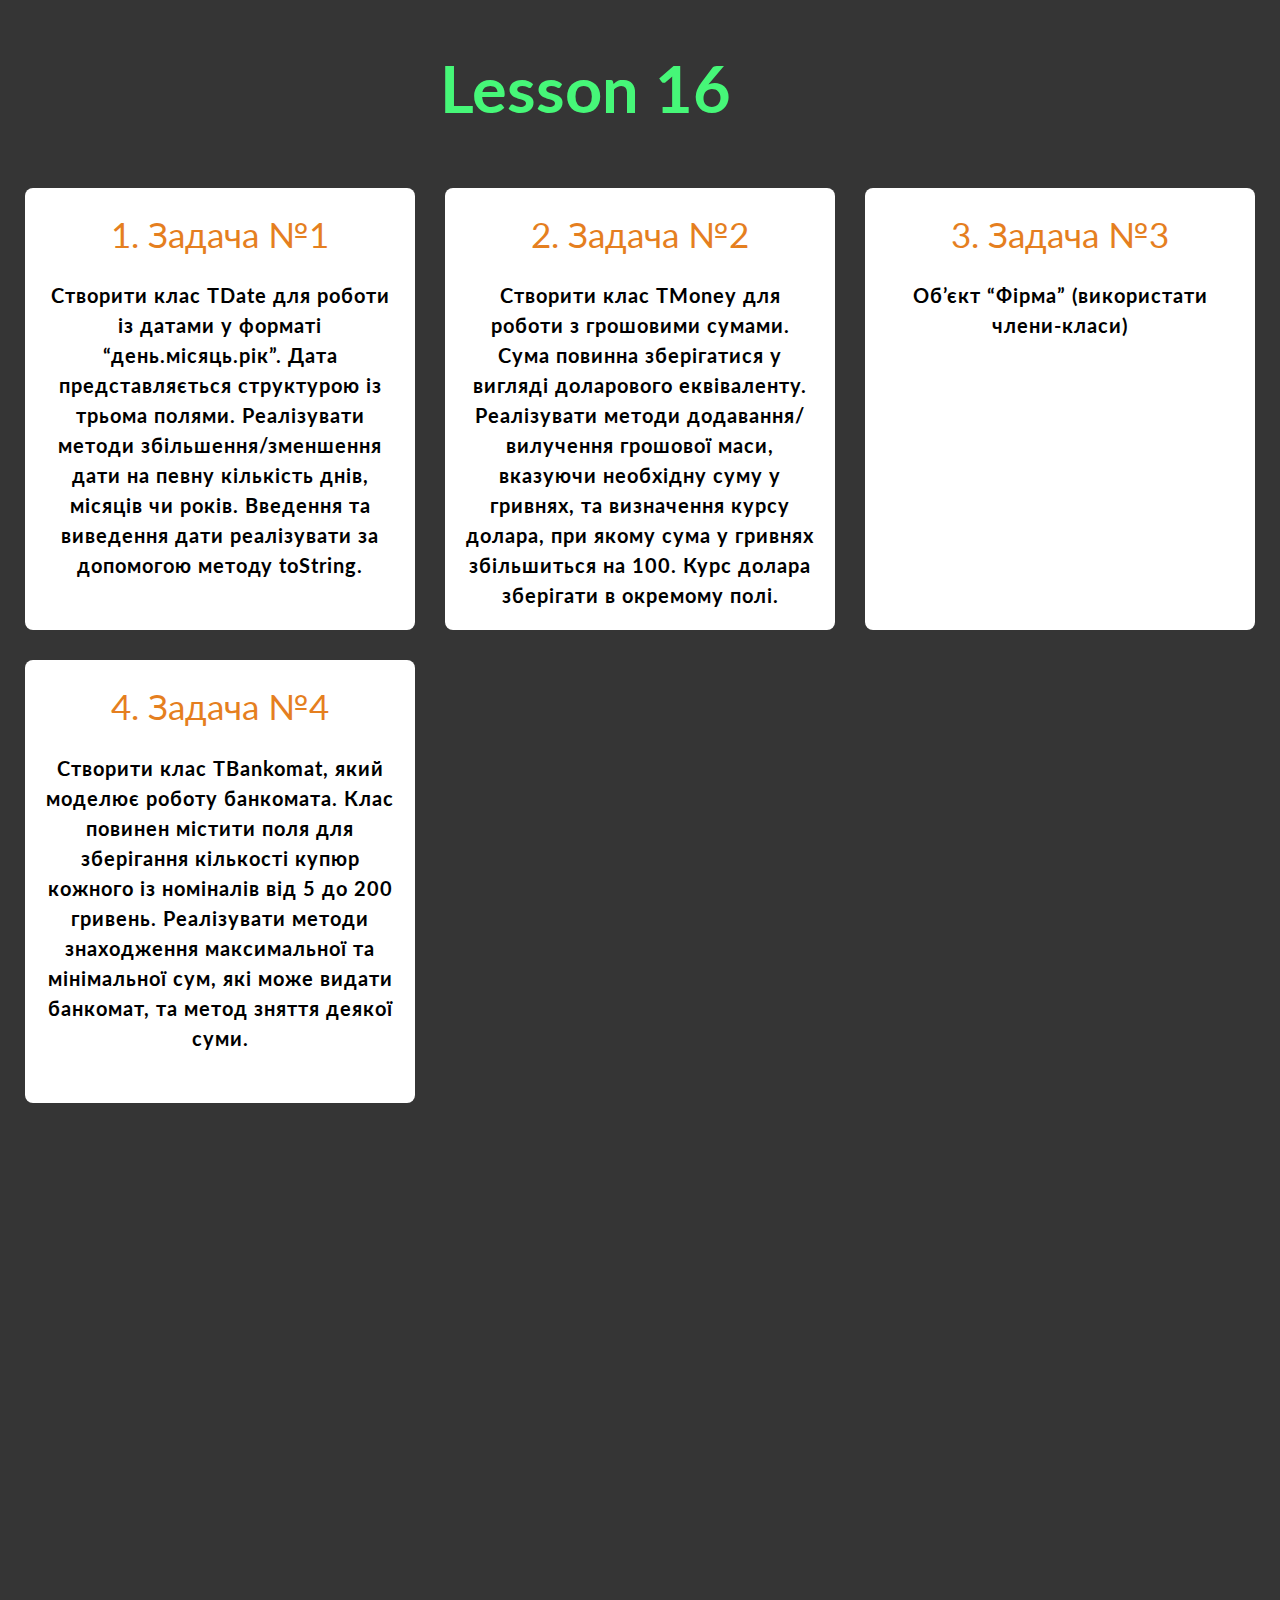
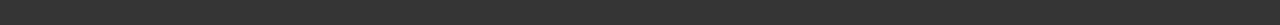
<file: index.html>
<!DOCTYPE html>
<html lang="en">
  <head>
    <meta charset="UTF-8" />
    <meta http-equiv="X-UA-Compatible" content="IE=edge" />
    <meta name="viewport" content="width=device-width, initial-scale=1.0" />
	 <link rel="stylesheet" href="css/null.css">
	 <link rel="stylesheet" href="css/style.css">
    <title>Lesson 16</title>
  </head>
  <body>
    <div class="wrapper">
      <div class="wrapper__container">
        <h1 class="title">Lesson 16</h1>
        <ul class="list">
          <li class="list__item">
            <a href="./task_1/task1.html" class="link"
              >1. Задача №1
              <p class="task">
                Створити клас TDate для роботи із датами у форматі “день.місяць.рік”. Дата представляється структурою із трьома полями. Реалізувати методи збільшення/зменшення дати на певну кількість днів, місяців чи років. Введення та виведення дати реалізувати за допомогою методу  toString.
              </p></a
            >
          </li>
          <li class="list__item">
            <a href="./task_2/task2.html" class="link"
              >2. Задача №2
              <p class="task">
                Створити клас TMoney для роботи з грошовими сумами. Сума повинна зберігатися у вигляді доларового еквіваленту. Реалізувати методи додавання/вилучення грошової маси, вказуючи необхідну суму у гривнях, та визначення курсу долара, при якому сума у гривнях збільшиться на 100. Курс долара зберігати в окремому полі. 
              </p></a
            >
          </li>
          <li class="list__item">
            <a href="./task_3/task3.html" class="link"
              >3. Задача №3
              <p class="task">
                Об’єкт “Фірма” (використати члени-класи)
              </p></a
            >
          </li>
          <li class="list__item">
            <a href="./task_4/task4.html" class="link"
              >4. Задача №4
              <p class="task">
                Створити клас TBankomat, який моделює роботу банкомата. Клас повинен містити поля для зберігання кількості купюр кожного із номіналів від 5 до 200 гривень. Реалізувати методи знаходження максимальної та мінімальної сум, які може видати банкомат, та метод зняття деякої суми.
              </p></a
            >
          </li>
        </ul>
      </div>
    </div>
  </body>
</html>
</file>
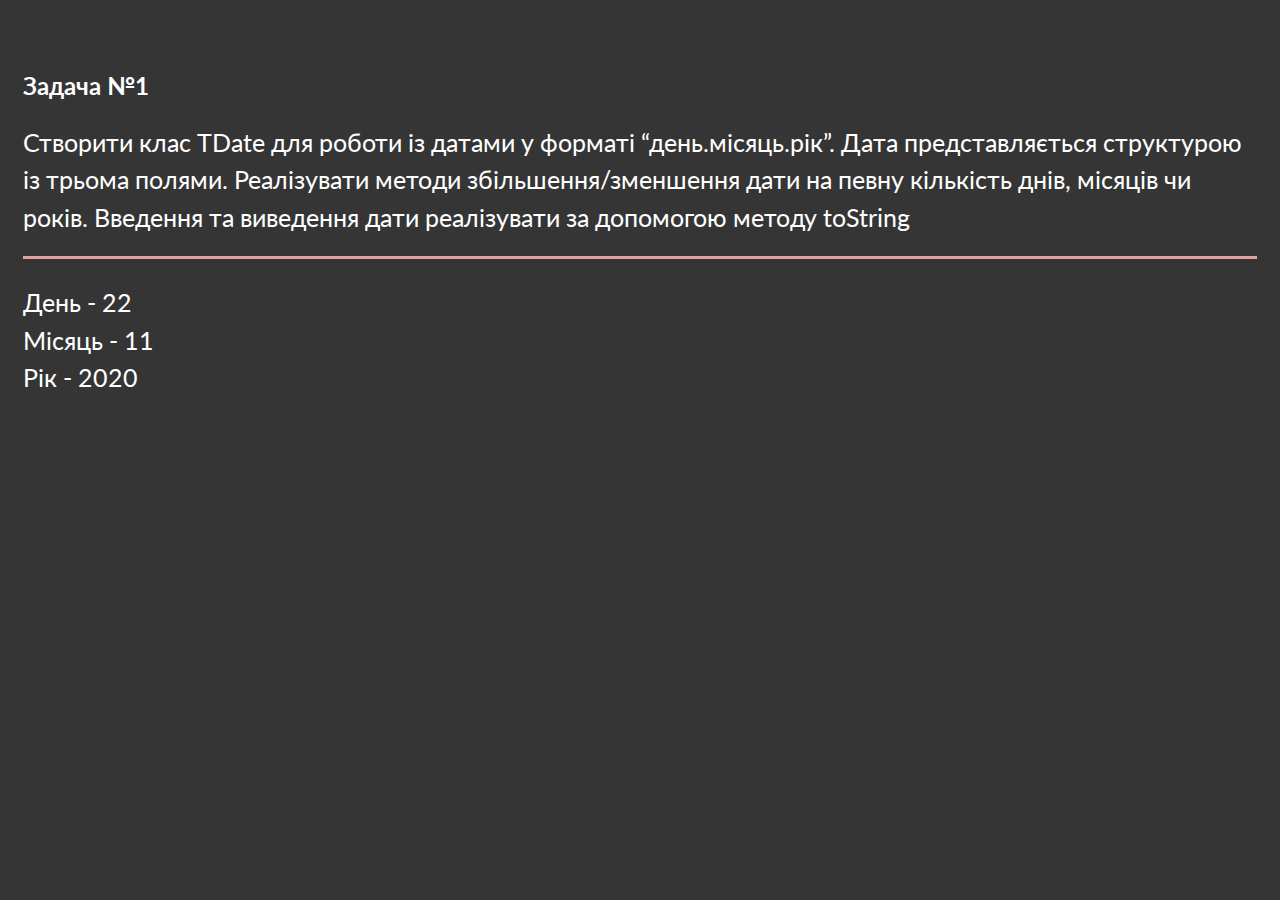
<file: task_1/task1.html>
<!DOCTYPE html>
<html lang="en">
<head>
	<meta charset="UTF-8">
	<meta http-equiv="X-UA-Compatible" content="IE=edge">
	<meta name="viewport" content="width=device-width, initial-scale=1.0">
	<link rel="stylesheet" href="../css/style.css">
	<title>task_1</title>
</head>
<body>
	<main class="page1">
		<div class="page1__container">
			<h2>Задача №1</h2>
			<p class="text">Створити клас TDate для роботи із датами у форматі “день.місяць.рік”. Дата представляється структурою із трьома полями. Реалізувати методи збільшення/зменшення дати на певну кількість днів, місяців чи років. Введення та виведення дати реалізувати за допомогою методу  toString</p>
			<script src="scriprt1.js"></script>
		</div>
	</main>
</body>
</html>
</file>
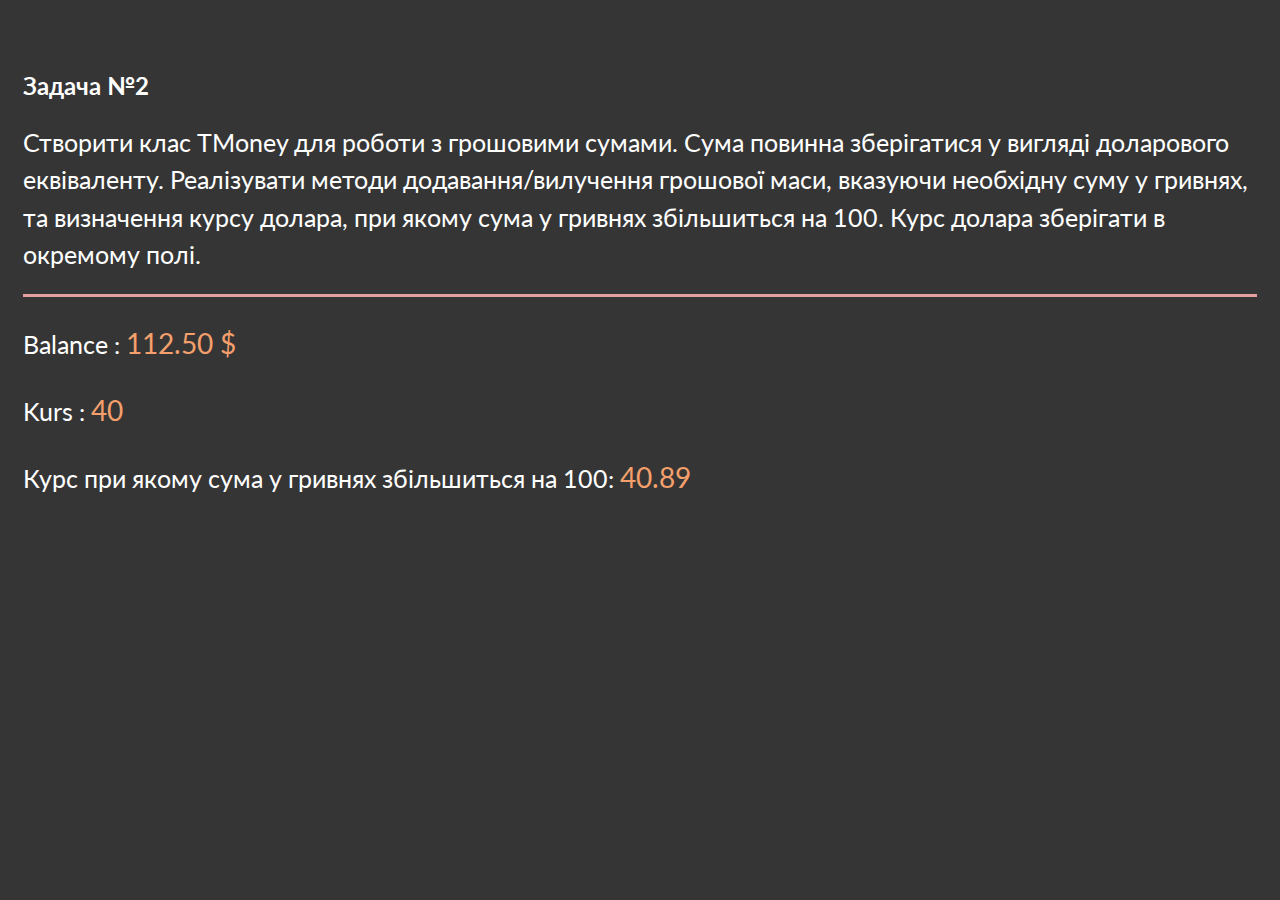
<file: task_2/task2.html>
<!DOCTYPE html>
<html lang="en">
<head>
	<meta charset="UTF-8">
	<meta http-equiv="X-UA-Compatible" content="IE=edge">
	<meta name="viewport" content="width=device-width, initial-scale=1.0">
	<link rel="stylesheet" href="../css/style.css">
	<title>task_2</title>
</head>
<body>
	<main class="page1">
		<div class="page1__container">
			<h2>Задача №2</h2>
			<p class="text"> Створити клас TMoney для роботи з грошовими сумами. Сума повинна зберігатися у вигляді доларового еквіваленту. Реалізувати методи додавання/вилучення грошової маси, вказуючи необхідну суму у гривнях, та визначення курсу долара, при якому сума у гривнях збільшиться на 100. Курс долара зберігати в окремому полі. </p>
			<script src="scriprt2.js"></script>
		</div>
	</main>
</body>
</html>
</file>
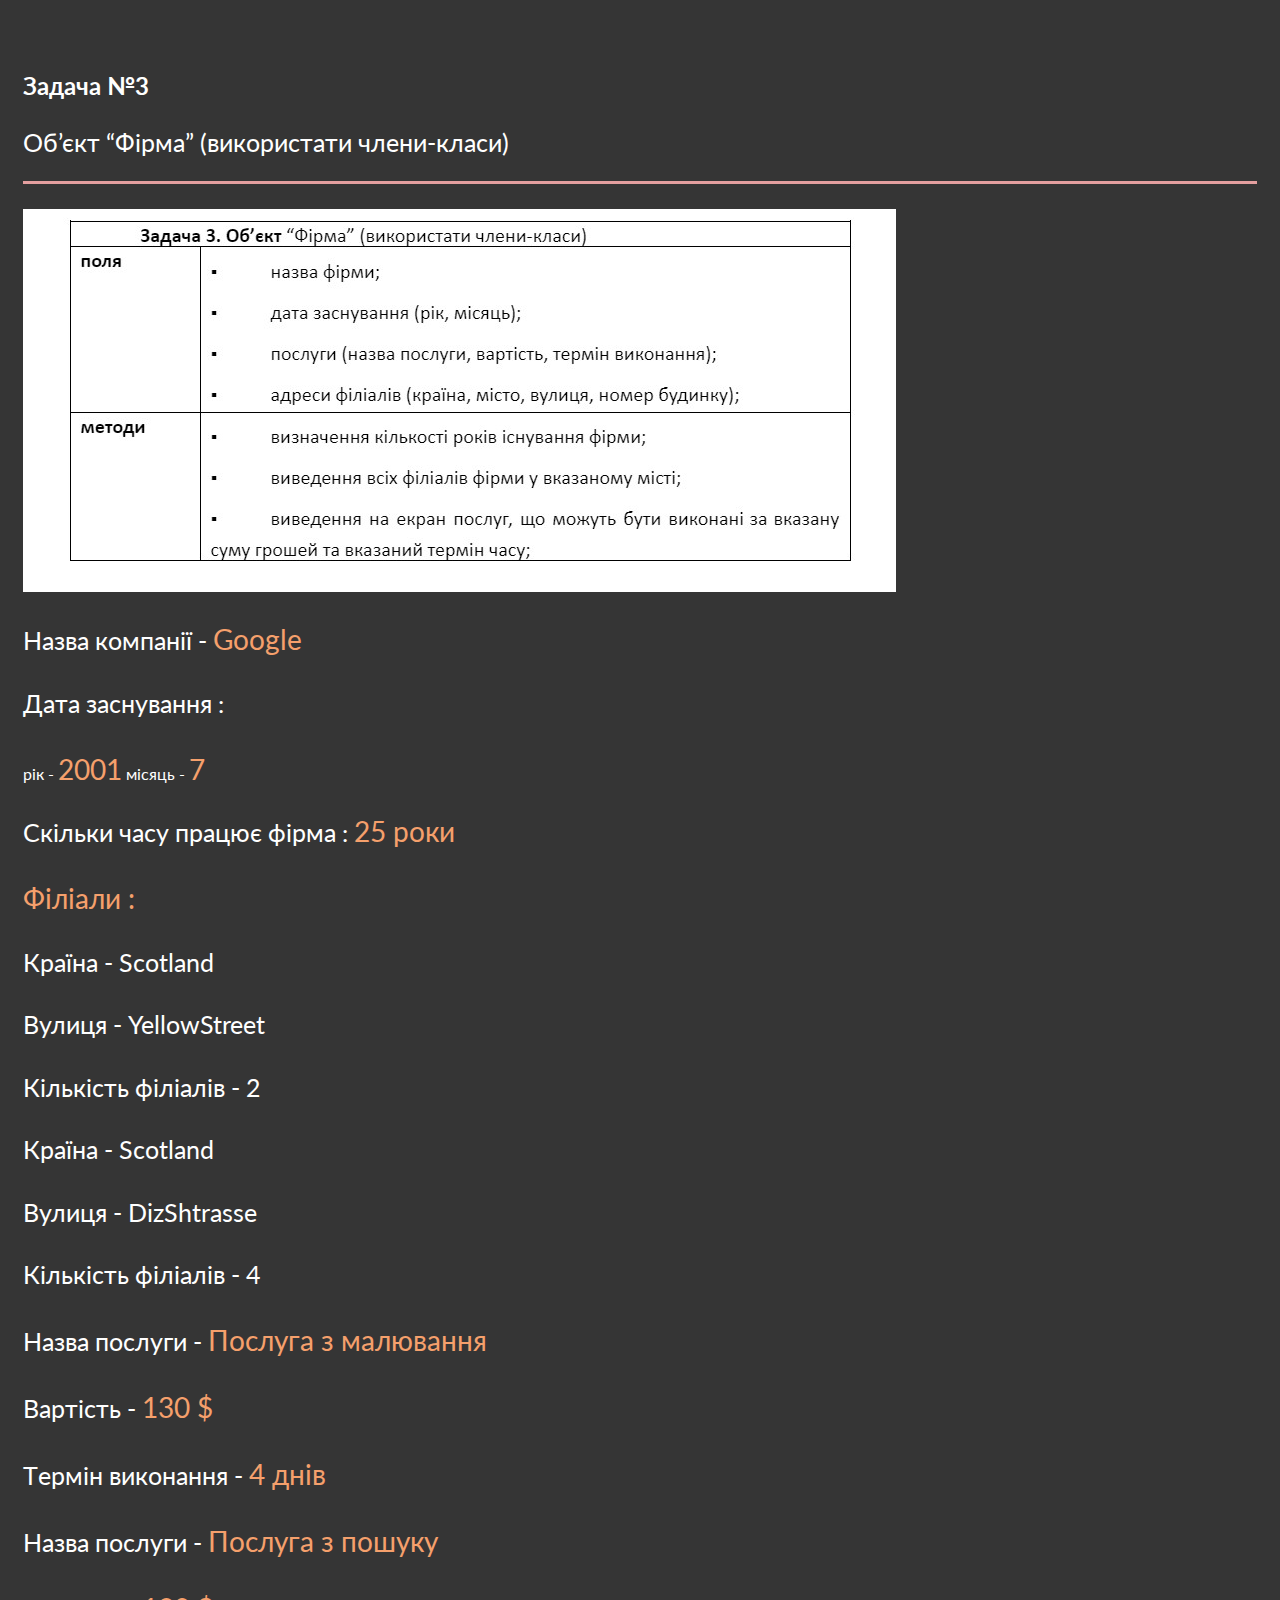
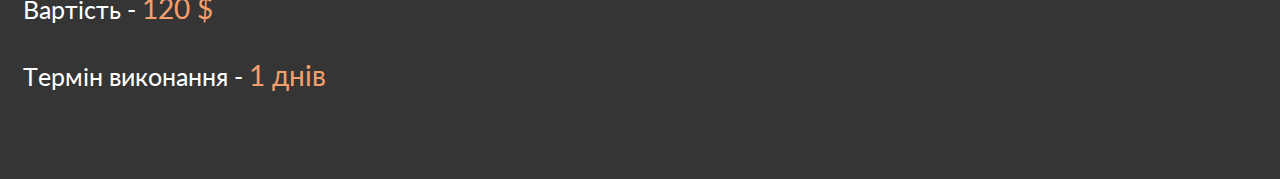
<file: task_3/task3.html>
<!DOCTYPE html>
<html lang="en">
<head>
	<meta charset="UTF-8">
	<meta http-equiv="X-UA-Compatible" content="IE=edge">
	<meta name="viewport" content="width=device-width, initial-scale=1.0">
	<link rel="stylesheet" href="../css/style.css">
	<title>task_3</title>
</head>
<body>
	<main class="page3">
		<div class="page3__container">
			<h2>Задача №3</h2>
			<p class="text">Об’єкт “Фірма” (використати члени-класи)</p>
			<div><img src="../img/Screenshot_2.jpg" alt=""></div>
			<script src="scriprt3.js"></script>
		</div>
	</main>
</body>
</html>
</file>
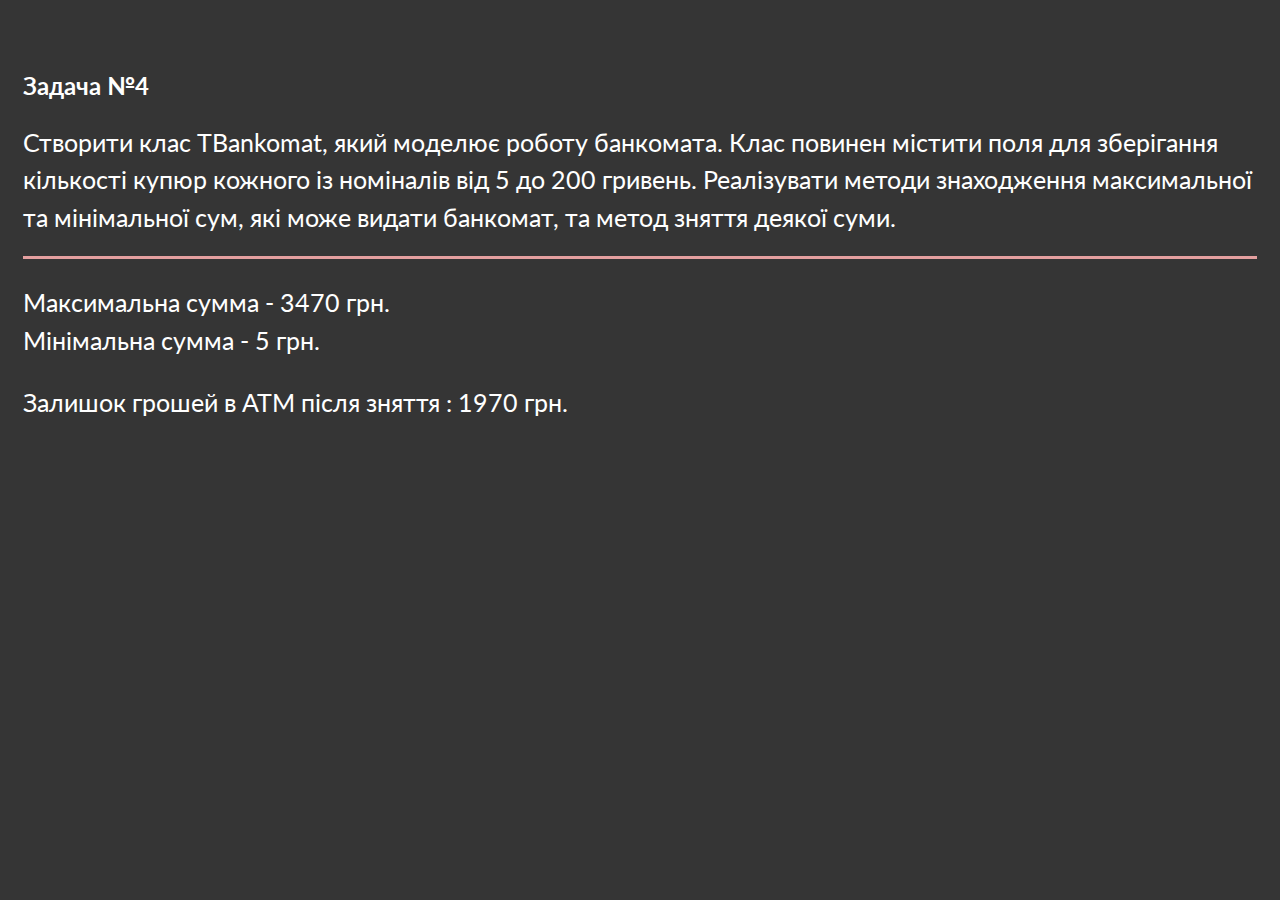
<file: task_4/task4.html>
<!DOCTYPE html>
<html lang="en">
<head>
	<meta charset="UTF-8">
	<meta http-equiv="X-UA-Compatible" content="IE=edge">
	<meta name="viewport" content="width=device-width, initial-scale=1.0">
	<link rel="stylesheet" href="../css/style.css">
	<title>task_4</title>
</head>
<body>
	<main class="page1">
		<div class="page1__container">
			<h2>Задача №4</h2>
			<p class="text">Створити клас TBankomat, який моделює роботу банкомата. Клас повинен містити поля для зберігання кількості купюр кожного із номіналів від 5 до 200 гривень. Реалізувати методи знаходження максимальної та мінімальної сум, які може видати банкомат, та метод зняття деякої суми.</p>
			<script src="scriprt4.js"></script>
		</div>
	</main>
</body>
</html>
</file>
<file: css/null.css>
/* Обнуляющий стиль */
*,
*::before,
*::after {
	box-sizing: border-box;
	margin: 0;
	padding: 0;
	border: 0;
}
li {
	list-style: none;
}
a {
	color: inherit;
}
a,
a:visited {
	text-decoration: none;
}
a:hover {
	text-decoration: none;
}
h1,
h2,
h3,
h4,
h5,
h6 {
	font-weight: inherit;
	font-size: inherit;
}
img {
	vertical-align: top;
}
input,
button,
textarea {
	font-family: inherit;
	font-size: inherit;
	font-weight: inherit;
}
button {
	cursor: pointer;
	color: inherit;
	background-color: inherit;
}
input{
	width: 100%;
}
body,
html {
	height: 100%;
}
body{
	line-height: 1;
}

/* ================================================================ */
</file>
<file: css/style.css>
/* &display=swap */
@import url(https://fonts.googleapis.com/css?family=Lato:regular,700,900&display=swap);

.wrapper {
  overflow: hidden;
  min-height: 100%;
  position: relative;
  display: flex;
  flex-direction: column;
}
.wrapper > main {
  flex-grow: 1;
}

[class*="__container"] {
  max-width: 1260px;
  margin: 0 auto;
  padding: 40px 15px 50px 15px;
}
body {
  font-family: "Lato";
  font-weight: 400;
  font-style: normal;
  line-height: 1.5;
  color: #fff;
  background-color: rgb(53, 53, 53);
}

.title {
  max-width: 400px;
  font-weight: 700;
  font-size: 65px;
  margin: 0 auto;
  color: rgb(70, 247, 120);
  margin-bottom: 50px;
}
.list {
  display: grid;
  grid-template-columns: repeat(3, 1fr);
  grid-template-rows: repeat(3, 1fr);
  gap: 30px;
}
.list__item {
  display: flex;
  flex-direction: column;
  background-color: rgb(255, 255, 255);
  border-radius: 8px;
  text-align: center;
  transition: all 0.3s ease 0s;
}
.list__item:nth-child(16) {
  grid-column: span 3;
  height: 150px;
}
.link {
  color: #e57f1f;
  font-size: 35px;
  padding: 20px;
  border-radius: 8px;
}
.list__item:hover {
  box-shadow: 0 0 18px 2px rgb(204, 200, 205);
  transform: scale(1.02);
}

.task {
  font-size: 20px;
  font-weight: 700;
  letter-spacing: 1px;
  color: black;
}
.text::after{
	content: '';
	display: block;
	width: 100%;
	height: 3px;
	background-color: rgb(228, 159, 159);
	margin-top: 20px;
}
p {
  margin-top: 20px;
  font-size: 25px;
  color: #fff;
}
.olList {
  display: flex;
  align-items: center;
  gap: 5px;
}
.olList::before {
  content: "";
  width: 5px;
  height: 5px;
  border-radius: 50%;
  background-color: black;
}
table {
  border: 5px solid black;
  font-size: 22px;
}
td {
  border: 2px solid black;
  background-color: #7a956b;
}

span {
  color: rgb(245, 160, 108);
  font-size: 28px;
}
</file>
